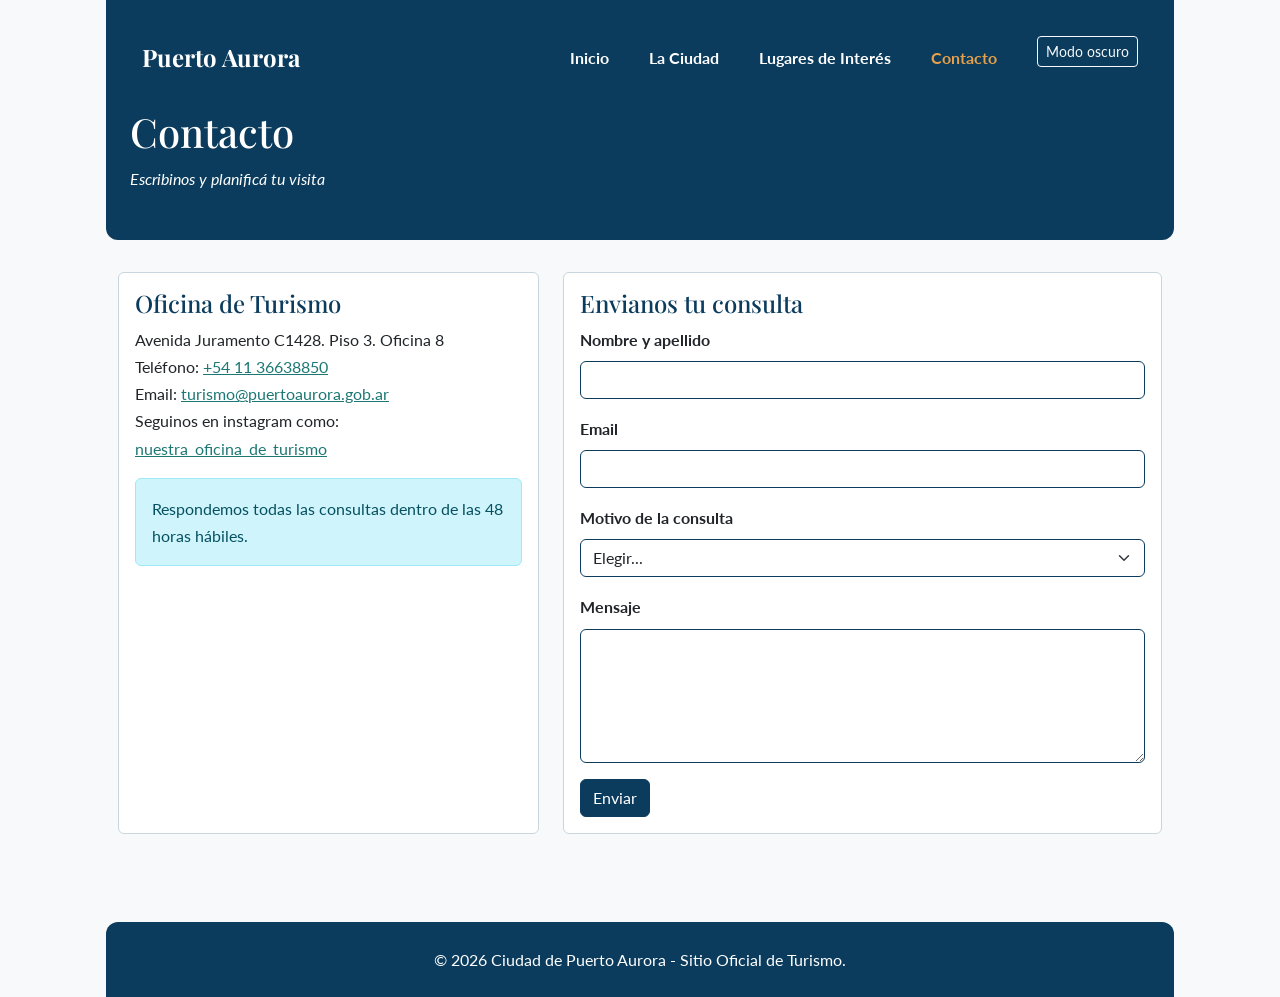
<file: contacto.html>
<!DOCTYPE html>   
<html lang="es">   
<head>   
    <meta charset="UTF-8">  
    <meta name="viewport" content="width=device-width, initial-scale=1.0">   
    <link rel="preconnect" href="https://fonts.gstatic.com" crossorigin>   <!-- acelera la descarga de las fuentes -->
    <link href="https://fonts.googleapis.com/css2?family=Lato:wght@400;700&family=Playfair+Display:wght@600;700&display=swap" rel="stylesheet">   <!-- carga las fuentes Lato y Playfair Display -->
    <!-- Bootstrap CSS: antes del CSS propio -->
    <link href="https://cdn.jsdelivr.net/npm/bootstrap@5.3.3/dist/css/bootstrap.min.css" rel="stylesheet">   <!-- carga los estilos de Bootstrap -->
    <!-- CSS propio del sitio -->
    <link rel="stylesheet" href="estilos.css">   
    <title>Contacto - Puerto Aurora</title>   
</head>
<body>  

    <header>   <!-- (menú y título) -->
        <nav class="navbar navbar-expand-lg navbar-dark bg-dark">   
            <div class="container-fluid">  
                <a class="navbar-brand" href="index.html">Puerto Aurora</a>  
                <button class="navbar-toggler" type="button" data-bs-toggle="collapse"
                        data-bs-target="#menuPrincipal" aria-controls="menuPrincipal"
                        aria-expanded="false" aria-label="Abrir menú de navegación">   <!-- botón  que abre/cierra el menú  -->
                    <span class="navbar-toggler-icon"></span>   <!-- ícono de las tres rayitas -->
                </button>
                <div class="collapse navbar-collapse" id="menuPrincipal">   <!-- parte del menú que se oculta en pantallas chicas -->
                    <ul class="navbar-nav ms-auto">   
                        <li class="nav-item"><a class="nav-link" href="index.html">Inicio</a></li>   
                        <li class="nav-item"><a class="nav-link" href="ciudad.html">La Ciudad</a></li>  
                        <li class="nav-item"><a class="nav-link" href="lugares.html">Lugares de Interés</a></li>  
                        <li class="nav-item"><a class="nav-link active" aria-current="page" href="contacto.html">Contacto</a></li>   
                        <li class="nav-item ms-lg-2"><button id="btn-modo" class="btn btn-outline-light btn-sm" type="button" aria-pressed="false">🌙 Modo oscuro</button></li>  
                    </ul>
                </div>
            </div>
        </nav>

        <div class="banner-titulo">   <!-- bloque con el título y el eslogan -->
            <h1>Contacto</h1>   <!-- título principal de la página -->
            <p>Escribinos y planificá tu visita</p>   
        </div>
    </header>

    <main>   <!-- contenido principal de la página -->

        <div class="container">   <!-- contenedor centrado de Bootstrap -->
            <div class="row g-4">   <!--  separación entre columnas -->

                <section id="datos-contacto" class="col-12 col-lg-5">   <!--  columnas en pantalla grande -->
                    <div class="card h-100">   <!-- ocupa todo el alto disponible -->
                        <div class="card-body contacto-datos">   
                            <h2 class="card-title h4">Oficina de Turismo</h2>   
                            <address>   <!--  (el navegador lo pone en cursiva; tu CSS lo quita) -->
                                Avenida Juramento C1428. Piso 3. Oficina 8<br>   
                                Teléfono: <a href="tel:+541136638850">+54 11 36638850</a><br>   <!-- href=tel: permite llamar al tocar el número -->
                                Email: <a href="mailto:turismo@puertoaurora.gob.ar">turismo@puertoaurora.gob.ar</a>   <!-- href=mailto: abre el programa de correo -->
                                 <p><!-- target=_blank abre en pestaña nueva-->Seguinos en instagram como: <a href="https://www.instagram.com/turismoya_/" target="_blank" rel="noopener noreferrer">nuestra_oficina_de_turismo</a></p>
                            </address>
                            <div class="alert alert-info mt-3 mb-0" role="alert">   <!-- aviso azul de Bootstrap alert lo anuncia a lectores de pantalla -->
                                Respondemos todas las consultas dentro de las 48 horas hábiles.
                            </div>
                        </div>
                    </div>
                </section>

                <section id="formulario" class="col-12 col-lg-7">  
                    <div class="card h-100">
                        <div class="card-body">   
                            <h2 class="card-title h4">Envianos tu consulta</h2>   

                            <div id="mensaje-form" class="alert d-none" role="alert" aria-live="polite"></div>  

                            <form id="form-contacto" action="#" method="post" novalidate>   <!-- formulario; no envía a ningún lado -->
                                <div class="mb-3">   
                                    <label for="nombre" class="form-label">Nombre y apellido</label>  
                                    <input type="text" class="form-control" id="nombre" name="nombre" required>   <!-- campo de texto de una línea; required: obligatorio -->
                                </div>

                                <div class="mb-3">
                                    <label for="email" class="form-label">Email</label>
                                    <input type="email" class="form-control" id="email" name="email" required>   <!--pide formato de correo -->
                                </div>

                                <div class="mb-3">
                                    <label for="motivo" class="form-label">Motivo de la consulta</label>
                                    <select class="form-select" id="motivo" name="motivo">   <!-- lista desplegable -->
                                        <option value="">Elegir...</option>   <!--  opción de la lista -->
                                        <option value="informacion">Información turística</option>
                                        <option value="eventos">Eventos y festivales</option>
                                        <option value="otro">Otro</option>
                                    </select>
                                </div>

                                <div class="mb-3">
                                    <label for="mensaje" class="form-label">Mensaje</label>
                                    <textarea class="form-control" id="mensaje" name="mensaje" rows="5" required></textarea>   <!-- campo de texto largo -->
                                </div>

                                <button type="submit" class="btn btn-primary">Enviar</button>   <!-- botón que envía el formulario -->
                            </form>
                        </div>
                    </div>
                </section>

            </div>
        </div>
    </main>

    <footer>   <!-- pie de página -->
        <p>&copy; 2026 Ciudad de Puerto Aurora - Sitio Oficial de Turismo.</p>   <!-- &copy; muestra el símbolo © -->
    </footer>

    <script src="https://cdn.jsdelivr.net/npm/bootstrap@5.3.3/dist/js/bootstrap.bundle.min.js"></script>   
    
    <!-- JS propio del sitio -->
    <script src="main.js"></script>   <!-- carga tu JS (modo oscuro y formulario) -->
</body>
</html>
</file>
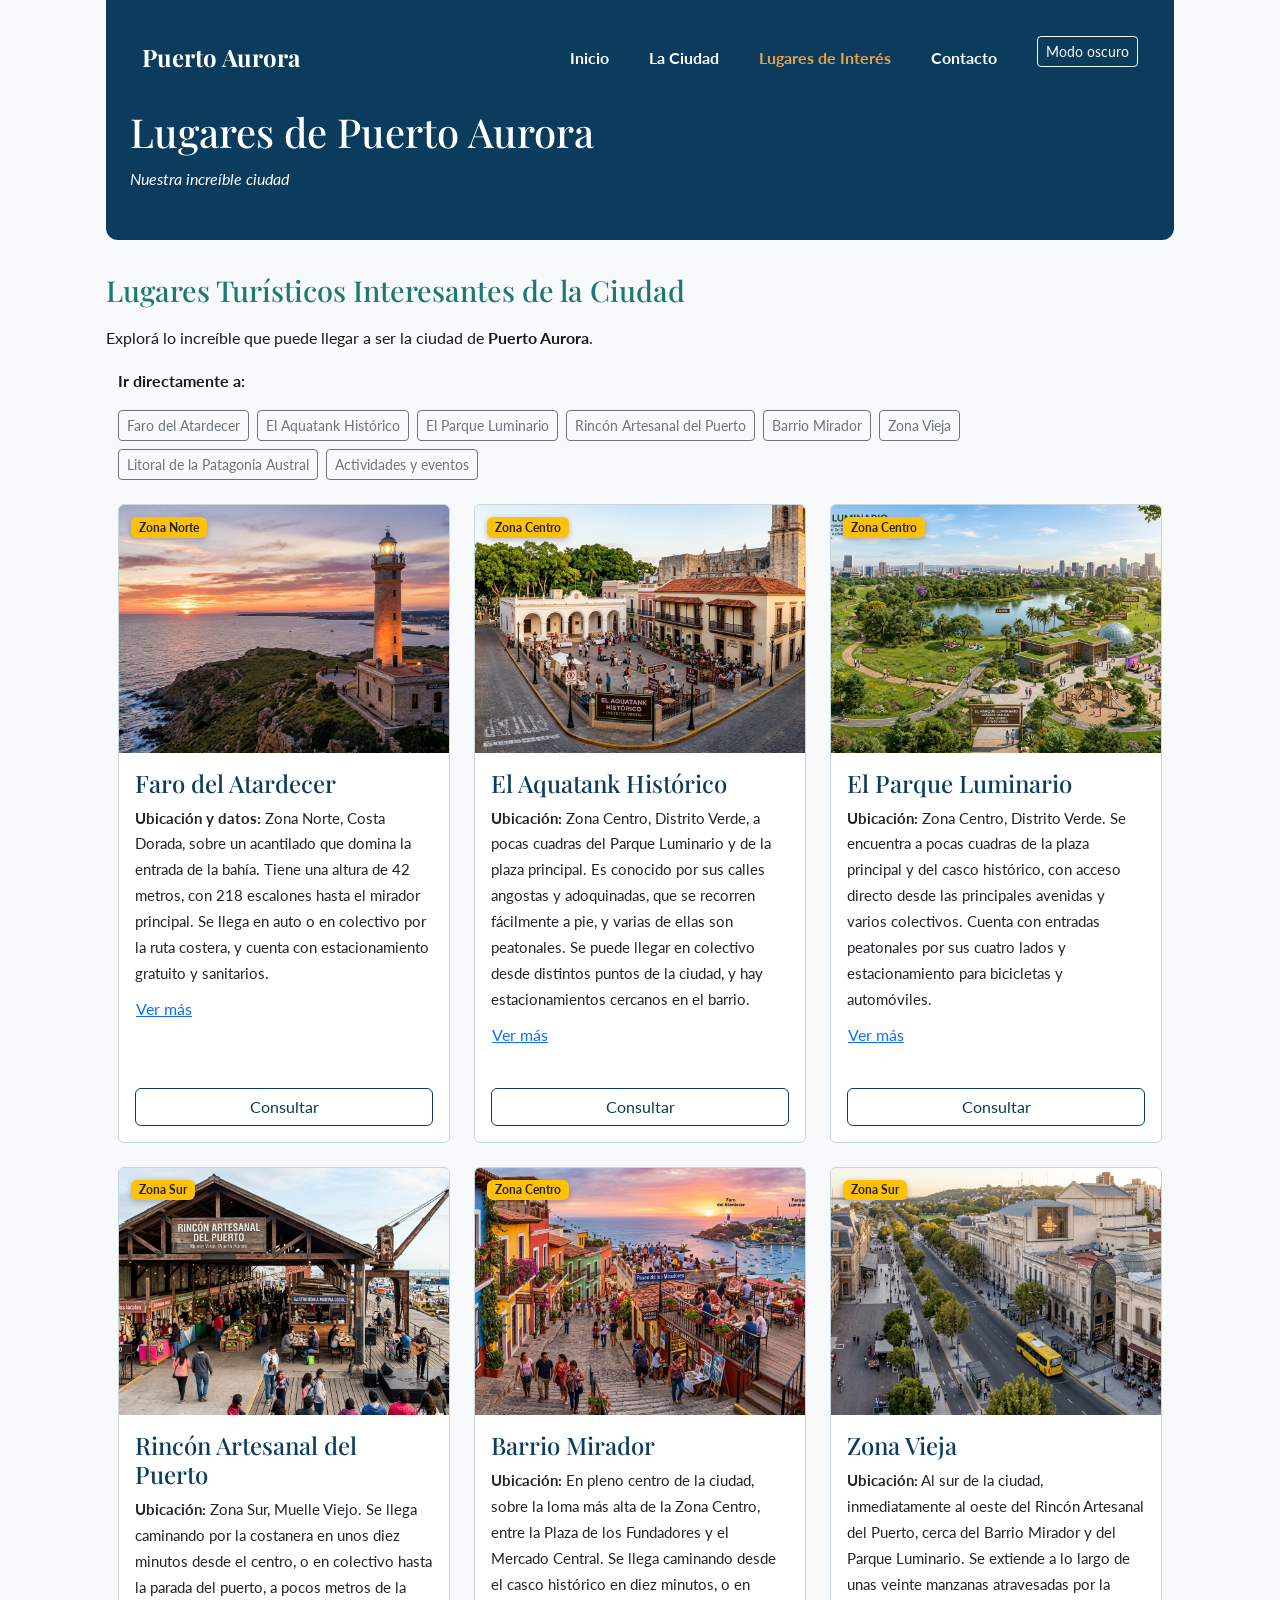
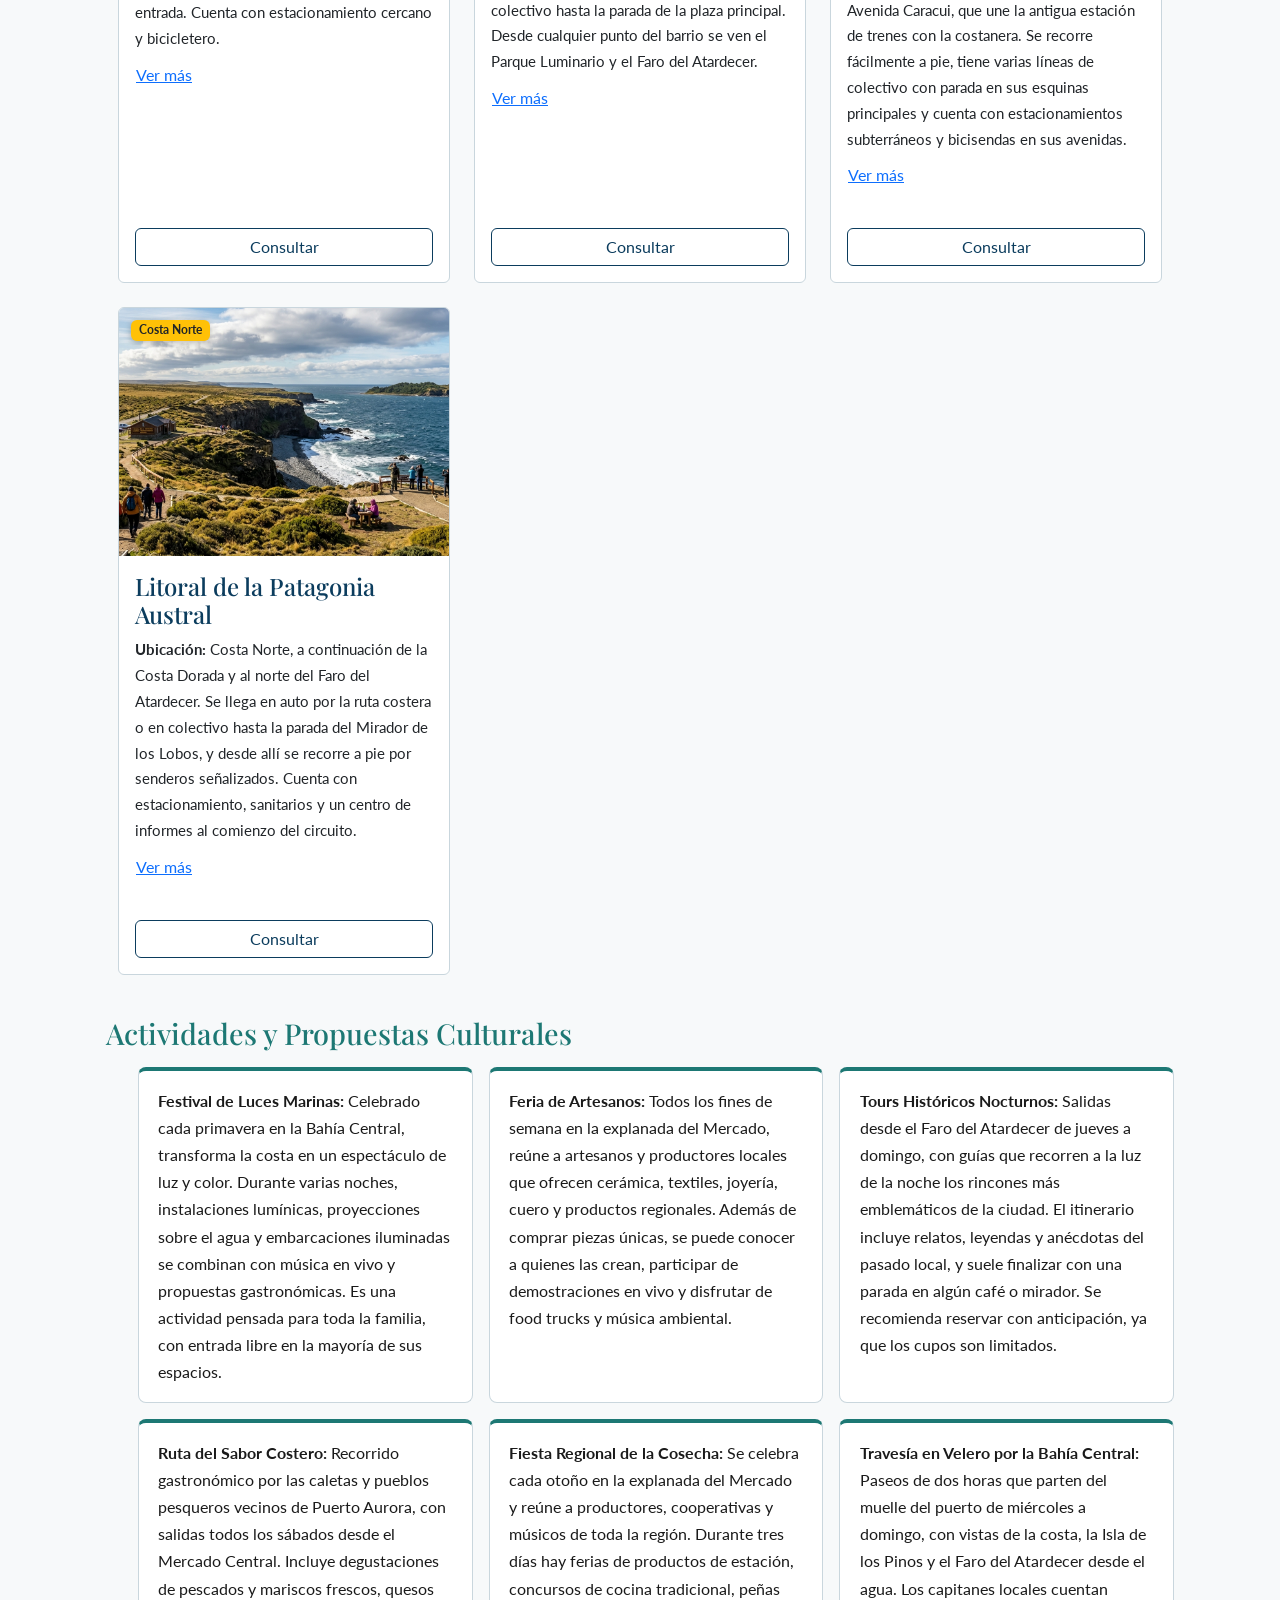
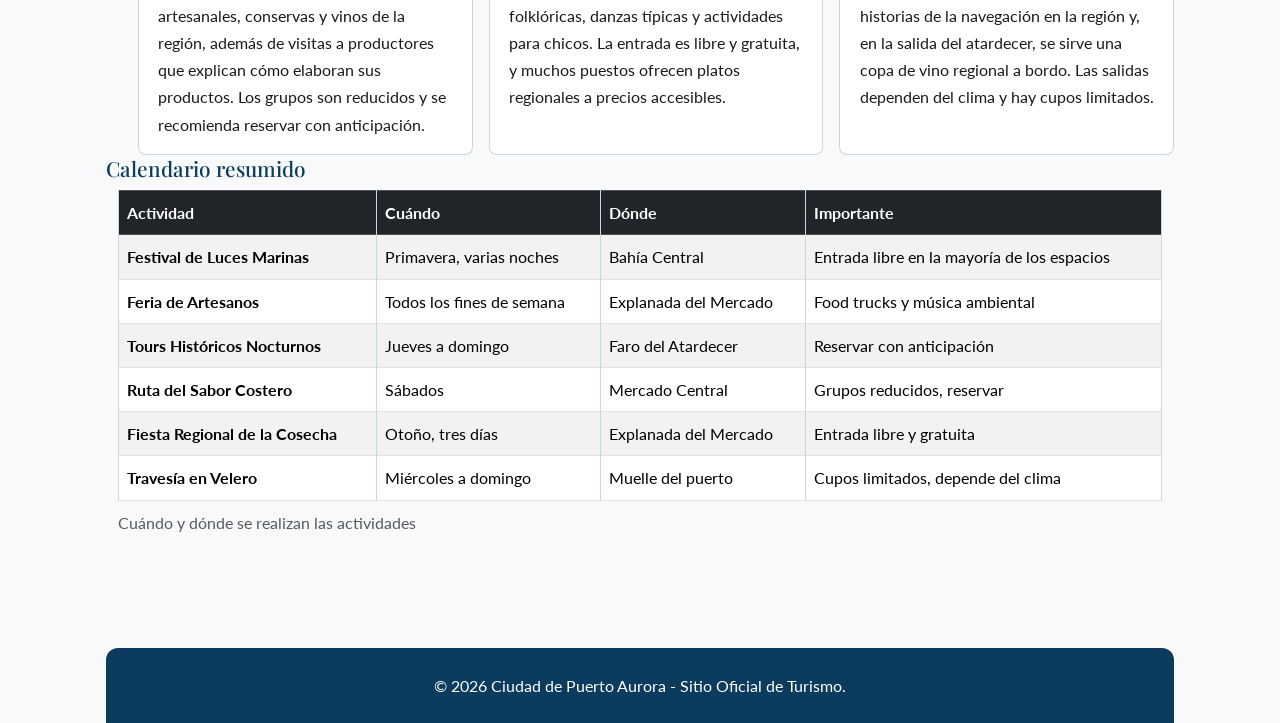
<file: lugares.html>
<!DOCTYPE html>  
<html lang="es"> 
<head> 
    <meta charset="UTF-8">  
    <meta name="viewport" content="width=device-width, initial-scale=1.0">   <!-- hace que la página se adapte -->
    <meta name="description" content="Lugares de interés, actividades y propuestas culturales de Puerto Aurora.">   <!-- descripción que muestran los buscadores -->
    <link href="https://fonts.googleapis.com/css2?family=Lato:wght@400;700&family=Playfair+Display:wght@600;700&display=swap" rel="stylesheet">   <!-- carga las fuentes Lato y Playfair Display -->
    <!-- Bootstrap CSS: antes del CSS propio -->
    <link href="https://cdn.jsdelivr.net/npm/bootstrap@5.3.3/dist/css/bootstrap.min.css" rel="stylesheet">   <!-- carga los estilos de Bootstrap -->
    <!-- CSS propio del sitio -->
    <link rel="stylesheet" href="estilos.css">  
    <title>Lugares de Interés - Puerto Aurora</title>   
</head>
<body>   

    <header>   <!--  (menú y título) -->
        <nav class="navbar navbar-expand-lg navbar-dark bg-dark">   <!-- barra de navegación de Bootstrap -->
            <div class="container-fluid">   <!-- contenedor que ocupa todo el ancho -->
                <a class="navbar-brand" href="index.html">Puerto Aurora</a>   <!-- nombre del sitio; enlaza al inicio -->
                <button class="navbar-toggler" type="button" data-bs-toggle="collapse"
                        data-bs-target="#menuPrincipal" aria-controls="menuPrincipal"
                        aria-expanded="false" aria-label="Abrir menú de navegación">   <!-- botón  que abre/cierra el menú -->
                    <span class="navbar-toggler-icon"></span>   <!-- ícono de las tres rayitas -->
                </button>
                <div class="collapse navbar-collapse" id="menuPrincipal">   <!-- parte del menú que se oculta en pantallas chicas -->
                    <ul class="navbar-nav ms-auto">   <!-- lista de enlaces del menú -->
                        <li class="nav-item"><a class="nav-link" href="index.html">Inicio</a></li>   <!-- li = ítem del menú-->
                        <li class="nav-item"><a class="nav-link" href="ciudad.html">La Ciudad</a></li>  
                        <li class="nav-item"><a class="nav-link active" aria-current="page" href="lugares.html">Lugares de Interés</a></li>   <!-- página actual (activa la resalta) -->
                         <li class="nav-item"><a class="nav-link" href="contacto.html">Contacto</a></li>   
                        <li class="nav-item ms-lg-2"><button id="btn-modo" class="btn btn-outline-light btn-sm" type="button" aria-pressed="false">🌙 Modo oscuro</button></li>   <!-- botón para cambiar a modo oscuro -->
                    </ul>
                </div>
            </div>
        </nav>

        <div class="banner-titulo">  
            <h1>Lugares de Puerto Aurora</h1>   <!-- título principal de la página -->
            <p>Nuestra increíble ciudad</p>   
        </div>
    </header>

    <main>   <!-- contenido principal de la página -->
        <section id="lugares-destacados">   <!-- sección de lugares  -->
            <h2>Lugares Turísticos Interesantes de la Ciudad</h2>   
            <p>Explorá lo increíble que puede llegar a ser la ciudad de <strong>Puerto Aurora</strong>.</p>   

            <div class="container">   <!-- contenedor centrado de Bootstrap -->

              <nav aria-label="Lugares de interés" class="mb-4">   <!-- menú de atajos a cada lugar  -->
                <p><strong>Ir directamente a:</strong></p>   
                <div class="d-flex flex-wrap gap-2">    
                    <a class="btn btn-outline-secondary btn-sm" href="#faro">Faro del Atardecer</a>   <!-- enlace con forma de botón con borde ;  -->
                    <a class="btn btn-outline-secondary btn-sm" href="#aquatank">El Aquatank Histórico</a>
                    <a class="btn btn-outline-secondary btn-sm" href="#parque">El Parque Luminario</a>
                    <a class="btn btn-outline-secondary btn-sm" href="#rincon">Rincón Artesanal del Puerto</a>
                    <a class="btn btn-outline-secondary btn-sm" href="#barrio-mirador">Barrio Mirador</a>
                    <a class="btn btn-outline-secondary btn-sm" href="#zona-vieja">Zona Vieja</a>
                    <a class="btn btn-outline-secondary btn-sm" href="#litoral">Litoral de la Patagonia Austral</a>
                    
                    <a class="btn btn-outline-secondary btn-sm" href="#actividades">Actividades y eventos</a>
                </div>
              </nav>

              <div class="row g-4">   

                <!-- FARO DEL ATARDECER -->
                <div class="col-12 col-md-6 col-lg-4">   
                    <article id="faro" class="card h-100 lugar-card" style="scroll-margin-top: 80px;">  
                        <div class="lugar-img">   <!-- contenedor de la imagen  -->
                            <img src="img/faro.jpg" alt="Vista del Faro del Atardecer sobre el acantilado" loading="lazy"> 
                            <span class="badge bg-warning text-dark">Zona Norte</span>   <!-- span = etiqueta amarilla con la zona -->
                        </div>
                        <div class="card-body d-flex flex-column">  
                            <h3 class="card-title h4">Faro del Atardecer</h3>   
                            <p><strong>Ubicación y datos:</strong> Zona Norte, Costa Dorada, sobre un acantilado que domina la entrada de la bahía. Tiene una altura de 42 metros, con 218 escalones hasta el mirador principal. Se llega en auto o en colectivo por la ruta costera, y cuenta con estacionamiento gratuito y sanitarios.</p>
                            <div class="collapse" id="mas-1">
                                <p><strong>Descripción:</strong> Construido en 1892, este icónico faro ofrece una vista panorámica impresionante del océano y de toda la costa de la ciudad. Al pie de la torre se conserva la antigua casa del farero, hoy convertida en centro de visitantes.</p>
                            <p><strong>¿Qué es lo que podés hacer en el "Faro del Atardecer"?</strong> Podés subir hasta el mirador principal y tomar fotografías panorámicas. La luz del faro se puede llegar a ver hasta 30 kilómetros mar adentro y gira una vuelta completa cada 12 segundos. También podés pasear por una sala con mapas antiguos, faroles y fotos del puerto, con una guía personalizada al anochecer, y sumarte a los tours históricos nocturnos que parten desde el faro.</p>
                            <p><strong>¿Por qué visitarlo?</strong> Es el lugar perfecto para presenciar <em>los mejores atardeceres de la región</em> y conocer la historia de la ciudad. A la hora del atardecer, la piedra clara se tiñe de naranja y, desde el mar, el faro parece una vela encendida. Además, los días de tormenta su luz se ve incluso desde el Parque Luminario, en el centro de la ciudad. Conviene llegar una hora antes de la puesta de sol para subir sin apuro.</p>
                            </div>
                            <button class="btn btn-link p-0 mb-3 align-self-start btn-ver-mas" type="button" data-bs-toggle="collapse" data-bs-target="#mas-1" aria-expanded="false" aria-controls="mas-1">Ver más</button>
                            <a href="contacto.html" class="btn btn-outline-primary mt-auto">Consultar</a>   <!-- botón que lleva a Contacto; -->
                        </div>
                    </article>
                </div>

                <!-- EL AQUATANK HISTÓRICO -->

                <div class="col-12 col-md-6 col-lg-4">
                    <article id="aquatank" class="card h-100 lugar-card" style="scroll-margin-top: 80px;">
                        <div class="lugar-img">
                            <img src="img/aquatank.jpg" alt="Calles adoquinadas y casas coloniales del Aquatank Histórico" loading="lazy">
                            <span class="badge bg-warning text-dark">Zona Centro</span>
                        </div>
                        <div class="card-body d-flex flex-column">
                            <h3 class="card-title h4">El Aquatank Histórico</h3>
                            <p><strong>Ubicación:</strong> Zona Centro, Distrito Verde, a pocas cuadras del Parque Luminario y de la plaza principal. Es conocido por sus calles angostas y adoquinadas, que se recorren fácilmente a pie, y varias de ellas son peatonales. Se puede llegar en colectivo desde distintos puntos de la ciudad, y hay estacionamientos cercanos en el barrio.</p>
                            <div class="collapse" id="mas-2">
                                <p><strong>Descripción:</strong> Es el barrio más antiguo de la ciudad. Conserva casas coloniales, iglesias, patios internos y edificios públicos de los siglos XVIII y XIX, muchos de ellos perfectamente restaurados. En su corazón se encuentra la Plaza de los Fundadores, rodeada por el antiguo cabildo, la catedral y varios museos.</p>
                            <p><strong>¿Qué podés hacer en "El Aquatank Histórico"?</strong> Recorrer sus calles con visitas guiadas a pie, conocer los museos y casas históricas, ver la arquitectura de sus fachadas y subir a las torres de la catedral para ver la ciudad desde arriba. También podés pasear por las ferias de artesanos, sentarte en los cafés y restaurantes de cocina regional, o asistir a espectáculos callejeros, muestras de arte y funciones nocturnas.</p>
                            <p><strong>¿Por qué visitarlo?</strong> Permite darte una vista muy similar a la de una ciudad histórica sin salir de la ciudad. Es ideal para quienes disfrutan de la historia, la fotografía y la buena gastronomía, y combina muy bien con una visita al Parque Luminario: por la mañana la naturaleza y por la tarde el legado histórico de la ciudad. Además, muchas de sus atracciones tienen entrada gratuita o de bajo costo.</p>
                            </div>
                            <button class="btn btn-link p-0 mb-3 align-self-start btn-ver-mas" type="button" data-bs-toggle="collapse" data-bs-target="#mas-2" aria-expanded="false" aria-controls="mas-2">Ver más</button>
                            <a href="contacto.html" class="btn btn-outline-primary mt-auto">Consultar</a>
                        </div>
                    </article>
                </div>

                <!-- EL PARQUE LUMINARIO -->

                <div class="col-12 col-md-6 col-lg-4">
                    <article id="parque" class="card h-100 lugar-card" style="scroll-margin-top: 80px;">
                        <div class="lugar-img">
                            <img src="img/parque.jpg" alt="El Parque Luminario, Puerto Aurora" loading="lazy">
                            <span class="badge bg-warning text-dark">Zona Centro</span>
                        </div>
                        <div class="card-body d-flex flex-column">
                            <h3 class="card-title h4">El Parque Luminario</h3>
                            <p><strong>Ubicación:</strong> Zona Centro, Distrito Verde. Se encuentra a pocas cuadras de la plaza principal y del casco histórico, con acceso directo desde las principales avenidas y varios colectivos. Cuenta con entradas peatonales por sus cuatro lados y estacionamiento para bicicletas y automóviles.</p>
                            <div class="collapse" id="mas-3">
                                <p><strong>Descripción:</strong> Una extensa reserva natural en el corazón de la ciudad, hogar de cientos de especies vegetales locales y traídas de otras regiones. Sus más de 50 hectáreas combinan bosques, lagunas, praderas y jardines temáticos, y son el hogar de aves, mariposas y pequeños mamíferos. Incluye un centro de interpretación ambiental que explica cómo nació el parque y qué especies lo habitan.</p>
                            <p><strong>¿Qué podés hacer en el "Parque Luminario"?</strong> Caminatas por senderos ecológicos, paseos en bicicleta, picnics al aire libre y visitas al invernadero tropical. También podés participar de recorridos guiados, talleres de jardinería y disfrutar de actividades culturales como conciertos y ferias de productores locales durante los fines de semana. Hay áreas de juegos para chicos y espacios para hacer ejercicio o correr.</p>
                            <p><strong>¿Por qué visitarlo?</strong> Ofrece una zona de tranquilidad y desconexión en medio de la ciudad, ideal para familias y amantes de la naturaleza. Es un lugar perfecto para escapar un poco del ruido sin salir de la ciudad, con entrada accesible y servicios como sanitarios y bares. Se adapta a cada estación del año, por lo que siempre hay una razón para volver.</p>
                            </div>
                            <button class="btn btn-link p-0 mb-3 align-self-start btn-ver-mas" type="button" data-bs-toggle="collapse" data-bs-target="#mas-3" aria-expanded="false" aria-controls="mas-3">Ver más</button>
                            <a href="contacto.html" class="btn btn-outline-primary mt-auto">Consultar</a>
                        </div>
                    </article>
                </div>

                <!-- RINCÓN ARTESANAL DEL PUERTO -->

                <div class="col-12 col-md-6 col-lg-4">
                    <article id="rincon" class="card h-100 lugar-card" style="scroll-margin-top: 80px;">
                        <div class="lugar-img">
                            <img src="img/rincon.jpg" alt="Rincón Artesanal del Puerto, Puerto Aurora" loading="lazy">
                            <span class="badge bg-warning text-dark">Zona Sur</span>
                        </div>
                        <div class="card-body d-flex flex-column">
                            <h3 class="card-title h4">Rincón Artesanal del Puerto</h3>
                            <p><strong>Ubicación:</strong> Zona Sur, Muelle Viejo. Se llega caminando por la costanera en unos diez minutos desde el centro, o en colectivo hasta la parada del puerto, a pocos metros de la entrada. Cuenta con estacionamiento cercano y bicicletero.</p>
                            <div class="collapse" id="mas-4">
                                <p><strong>Descripción:</strong> Un histórico almacén portuario remodelado como un centro gastronómico y artesanal vibrante. Conserva sus vigas de madera, sus grandes portones de hierro y las antiguas grúas de carga, que hoy conviven con puestos de comida, talleres de artesanos y un escenario para espectáculos.</p>
                            <p><strong>¿Qué podés hacer en el "Rincón Artesanal del Puerto"?</strong> Podés probar la gastronomía marina local, adquirir artesanías hechas a mano y presenciar shows de música en vivo. También podés participar de degustaciones y talleres de cocina, y recorrer los puestos de productores locales mientras mirás los barcos en el muelle.</p>
                            <p><strong>¿Por qué visitarlo?</strong> Es el punto de encuentro cultural donde se vive la auténtica tradición gastronómica de los habitantes de Puerto Aurora. Es un plan ideal para almorzar o cenar frente al puerto, y se disfruta tanto de día como de noche, especialmente los fines de semana.</p>
                            </div>
                            <button class="btn btn-link p-0 mb-3 align-self-start btn-ver-mas" type="button" data-bs-toggle="collapse" data-bs-target="#mas-4" aria-expanded="false" aria-controls="mas-4">Ver más</button>
                            <a href="contacto.html" class="btn btn-outline-primary mt-auto">Consultar</a>
                        </div>
                    </article>
                </div>

                <!-- BARRIO MIRADOR -->

                <div class="col-12 col-md-6 col-lg-4">
                    <article id="barrio-mirador" class="card h-100 lugar-card" style="scroll-margin-top: 80px;">
                        <div class="lugar-img">
                            <img src="img/barrio-mirador.jpg" alt="Casas de colores y terrazas del Barrio Mirador" loading="lazy">
                            <span class="badge bg-warning text-dark">Zona Centro</span>
                        </div>
                        <div class="card-body d-flex flex-column">
                            <h3 class="card-title h4">Barrio Mirador</h3>
                            <p><strong>Ubicación:</strong> En pleno centro de la ciudad, sobre la loma más alta de la Zona Centro, entre la Plaza de los Fundadores y el Mercado Central. Se llega caminando desde el casco histórico en diez minutos, o en colectivo hasta la parada de la plaza principal. Desde cualquier punto del barrio se ven el Parque Luminario y el Faro del Atardecer.</p>
                            <div class="collapse" id="mas-5">
                                <p><strong>Descripción:</strong> Es el barrio más vistoso y querido de la ciudad, y reúne en pocas cuadras lo mejor de cada esquina: vistas panorámicas, arquitectura tradicional, gastronomía y vida cultural. Sus calles escalonadas, con balcones llamativos y casas de colores, conducen al Paseo de los Miradores, una serie de terrazas con vistas a toda la zona. Aquí conviven galerías de arte, cafés de autor, restaurantes de cocina regional y pequeños hoteles.</p>
                            <p><strong>¿Qué podés hacer en el "Barrio Mirador"?</strong> Recorrer el Paseo de los Miradores, visitar galerías y talleres de artistas y probar la cocina local en terrazas con vista al mar. Al atardecer, muchos vecinos y visitantes se reúnen en el mirador principal para ver cómo la bahía se llena de luces, y durante el Festival de Luces Marinas es el mejor lugar para seguir el espectáculo desde las alturas. También hay ferias de diseño, música en vivo y recorridos fotográficos guiados.</p>
                            <p><strong>¿Por qué visitarlo?</strong> Porque resume todo lo que hace especial a la ciudad: historia, naturaleza y mar, todo a la vista y a pocos pasos. Es el punto de partida ideal para conocerla, el mejor lugar para una escapada romántica o una sesión de fotos, y un barrio que se disfruta en cualquier momento del día.</p>
                            </div>
                            <button class="btn btn-link p-0 mb-3 align-self-start btn-ver-mas" type="button" data-bs-toggle="collapse" data-bs-target="#mas-5" aria-expanded="false" aria-controls="mas-5">Ver más</button>
                            <a href="contacto.html" class="btn btn-outline-primary mt-auto">Consultar</a>
                        </div>
                    </article>
                </div>

                <!-- ZONA VIEJA -->

                <div class="col-12 col-md-6 col-lg-4">
                    <article id="zona-vieja" class="card h-100 lugar-card" style="scroll-margin-top: 80px;">
                        <div class="lugar-img">
                            <img src="img/zona-vieja.jpg" alt="Avenida Caracui y edificios históricos de la Zona Vieja" loading="lazy">
                            <span class="badge bg-warning text-dark">Zona Sur</span>
                        </div>
                        <div class="card-body d-flex flex-column">
                            <h3 class="card-title h4">Zona Vieja</h3>
                            <p><strong>Ubicación:</strong> Al sur de la ciudad, inmediatamente al oeste del Rincón Artesanal del Puerto, cerca del Barrio Mirador y del Parque Luminario. Se extiende a lo largo de unas veinte manzanas atravesadas por la Avenida Caracui, que une la antigua estación de trenes con la costanera. Se recorre fácilmente a pie, tiene varias líneas de colectivo con parada en sus esquinas principales y cuenta con estacionamientos subterráneos y bicisendas en sus avenidas.</p>
                            <div class="collapse" id="mas-6">
                                <p><strong>Descripción:</strong> Nació a fines del siglo XIX, cuando el Aquatank Histórico quedó chico para una ciudad que crecía sin parar con la llegada del ferrocarril, el puerto y miles de familias inmigrantes. Su trazado ordenado, de calles rectas y veredas amplias, contrasta con las callejuelas del Aquatank original y conserva la gran historia de la época: edificios de estilo francés, teatros centenarios, antiguos bancos convertidos en centros culturales, pasajes comerciales con techos de vidrio y cafés notables con más de cien años de historia. Cada esquina guarda una placa, una fachada o una leyenda que cuenta cómo se transformó la aldea colonial en la ciudad moderna.</p>
                            <p><strong>¿Qué podés hacer en la "Zona Vieja"?</strong> Recorrer la Avenida Caracui admirando sus edificios, visitar el Museo de la Inmigración, instalado en la vieja estación, y asistir a una función en el Teatro Municipal, con su sala y su gran araña de cristal. También podés pasear por los pasajes comerciales en busca de librerías y tiendas tradicionales, tomar un café en alguno de los bares históricos donde se reunían artistas y escritores, o sumarte a las caminatas guiadas que cuentan la historia de la ciudad a través de sus edificios. Los domingos hay una feria de antigüedades y coleccionistas, y en verano se organizan ciclos de cine y música al aire libre en la plaza del Ferrocarril.</p>
                            <p><strong>¿Por qué visitarlo?</strong> Porque es el lugar donde se ve cómo la ciudad pasó de pequeño poblado a ciudad moderna, y el complemento perfecto del Aquatank Histórico: allí se descubre su origen y aquí, su crecimiento y su época de esplendor. Es ideal para quienes disfrutan de la arquitectura, la vida de café, el teatro y las historias del pasado, y ofrece siempre algo para hacer, tanto de día como de noche. Además, su ubicación central permite conectarlo en una misma jornada con el Mercado Central, el Barrio Mirador y la Plaza de los Fundadores.</p>
                            </div>
                            <button class="btn btn-link p-0 mb-3 align-self-start btn-ver-mas" type="button" data-bs-toggle="collapse" data-bs-target="#mas-6" aria-expanded="false" aria-controls="mas-6">Ver más</button>
                            <a href="contacto.html" class="btn btn-outline-primary mt-auto">Consultar</a>
                        </div>
                    </article>
                </div>

                <!-- LITORAL DE LA PATAGONIA AUSTRAL -->

                <div class="col-12 col-md-6 col-lg-4">
                    <article id="litoral" class="card h-100 lugar-card" style="scroll-margin-top: 80px;">
                        <div class="lugar-img">
                            <img src="img/litoral.jpg" alt="Acantilados y costa del Litoral de la Patagonia Austral" loading="lazy">
                            <span class="badge bg-warning text-dark">Costa Norte</span>
                        </div>
                        <div class="card-body d-flex flex-column">
                            <h3 class="card-title h4">Litoral de la Patagonia Austral</h3>
                            <p><strong>Ubicación:</strong> Costa Norte, a continuación de la Costa Dorada y al norte del Faro del Atardecer. Se llega en auto por la ruta costera o en colectivo hasta la parada del Mirador de los Lobos, y desde allí se recorre a pie por senderos señalizados. Cuenta con estacionamiento, sanitarios y un centro de informes al comienzo del circuito.</p>
                            <div class="collapse" id="mas-7">
                                <p><strong>Descripción:</strong> Es el tramo de costa salvaje que define la identidad austral de Puerto Aurora, donde el Atlántico Sur golpea contra acantilados, playas de canto rodado y extensas estepas que llegan hasta el borde del mar. Los vientos, las mareas y la luz cambiante del sur hacen que el paisaje se vea distinto en cada hora del día. Sus miradores permiten observar la costa completa y la Isla de los Pinos a lo lejos.</p>
                            <p><strong>¿Qué podés hacer en el "Litoral de la Patagonia Austral"?</strong> Caminar por los senderos costeros, hacer avistajes guiados de lobos marinos, aves y otra fauna marina desde los miradores, y sacar fotografías de los acantilados y las playas. También podés sumarte a excursiones de interpretación de la naturaleza, hacer picnics en las zonas habilitadas y recorrer el circuito en bicicleta durante la temporada templada.</p>
                            <p><strong>¿Por qué visitarlo?</strong> Porque es el lugar donde se siente con más fuerza la naturaleza de la Patagonia: viento, mar abierto y animales en su ambiente natural, a pocos minutos de la ciudad. Es ideal para quienes buscan paisajes impresionantes y tranquilidad. Conviene llevar abrigo, calzado cómodo y respetar la distancia con los animales.</p>
                            </div>
                            <button class="btn btn-link p-0 mb-3 align-self-start btn-ver-mas" type="button" data-bs-toggle="collapse" data-bs-target="#mas-7" aria-expanded="false" aria-controls="mas-7">Ver más</button>
                            <a href="contacto.html" class="btn btn-outline-primary mt-auto">Consultar</a>
                        </div>
                    </article>
                </div>

              </div>
            </div>
        </section>

     
        
        <section id="actividades">   <!-- sección de actividades -->
            <h2>Actividades y Propuestas Culturales</h2>   
            <ul class="actividades">   
                <li><strong>Festival de Luces Marinas:</strong> Celebrado cada primavera en la Bahía Central, transforma la costa en un espectáculo de luz y color. Durante varias noches, instalaciones lumínicas, proyecciones sobre el agua y embarcaciones iluminadas se combinan con música en vivo y propuestas gastronómicas. Es una actividad pensada para toda la familia, con entrada libre en la mayoría de sus espacios.</li>
                <li><strong>Feria de Artesanos:</strong> Todos los fines de semana en la explanada del Mercado, reúne a artesanos y productores locales que ofrecen cerámica, textiles, joyería, cuero y productos regionales. Además de comprar piezas únicas, se puede conocer a quienes las crean, participar de demostraciones en vivo y disfrutar de food trucks y música ambiental.</li>
                <li><strong>Tours Históricos Nocturnos:</strong> Salidas desde el Faro del Atardecer de jueves a domingo, con guías que recorren a la luz de la noche los rincones más emblemáticos de la ciudad. El itinerario incluye relatos, leyendas y anécdotas del pasado local, y suele finalizar con una parada en algún café o mirador. Se recomienda reservar con anticipación, ya que los cupos son limitados.</li>
                <li><strong>Ruta del Sabor Costero:</strong> Recorrido gastronómico por las caletas y pueblos pesqueros vecinos de Puerto Aurora, con salidas todos los sábados desde el Mercado Central. Incluye degustaciones de pescados y mariscos frescos, quesos artesanales, conservas y vinos de la región, además de visitas a productores que explican cómo elaboran sus productos. Los grupos son reducidos y se recomienda reservar con anticipación.</li>
                <li><strong>Fiesta Regional de la Cosecha:</strong> Se celebra cada otoño en la explanada del Mercado y reúne a productores, cooperativas y músicos de toda la región. Durante tres días hay ferias de productos de estación, concursos de cocina tradicional, peñas folklóricas, danzas típicas y actividades para chicos. La entrada es libre y gratuita, y muchos puestos ofrecen platos regionales a precios accesibles.</li>
                <li><strong>Travesía en Velero por la Bahía Central:</strong> Paseos de dos horas que parten del muelle del puerto de miércoles a domingo, con vistas de la costa, la Isla de los Pinos y el Faro del Atardecer desde el agua. Los capitanes locales cuentan historias de la navegación en la región y, en la salida del atardecer, se sirve una copa de vino regional a bordo. Las salidas dependen del clima y hay cupos limitados.</li>
            </ul>

            <h3>Calendario resumido</h3>   <!-- título de tercer nivel -->
            <div class="container">   <!-- contenedor centrado -->
                <div class="table-responsive">   
                    <table class="table table-striped table-bordered align-middle">   <!--  centrado vertical -->
                        <caption>Cuándo y dónde se realizan las actividades</caption>   
                        <thead class="table-dark">   
                            <tr> 
                                <th scope="col">Actividad</th>  
                                <th scope="col">Cuándo</th>
                                <th scope="col">Dónde</th>
                                <th scope="col">Importante</th>
                            </tr>
                        </thead>
                        <tbody>   <!-- cuerpo de la tabla -->
                            <tr><th scope="row">Festival de Luces Marinas</th><td>Primavera, varias noches</td><td>Bahía Central</td><td>Entrada libre en la mayoría de los espacios</td></tr>
                            <tr><th scope="row">Feria de Artesanos</th><td>Todos los fines de semana</td><td>Explanada del Mercado</td><td>Food trucks y música ambiental</td></tr>
                            <tr><th scope="row">Tours Históricos Nocturnos</th><td>Jueves a domingo</td><td>Faro del Atardecer</td><td>Reservar con anticipación</td></tr>
                            <tr><th scope="row">Ruta del Sabor Costero</th><td>Sábados</td><td>Mercado Central</td><td>Grupos reducidos, reservar</td></tr>
                            <tr><th scope="row">Fiesta Regional de la Cosecha</th><td>Otoño, tres días</td><td>Explanada del Mercado</td><td>Entrada libre y gratuita</td></tr>
                            <tr><th scope="row">Travesía en Velero</th><td>Miércoles a domingo</td><td>Muelle del puerto</td><td>Cupos limitados, depende del clima</td></tr>
                        </tbody>
                    </table>
                </div>
            </div>
        </section>
    </main>

    <footer>   <!-- pie de página -->
        <p>&copy; 2026 Ciudad de Puerto Aurora - Sitio Oficial de Turismo.</p>  
    </footer>

    
    <script src="https://cdn.jsdelivr.net/npm/bootstrap@5.3.3/dist/js/bootstrap.bundle.min.js"></script>   <!-- carga el JS de Bootstrap (menú desplegable) -->
    <!-- JS propio del sitio -->
    <script src="main.js"></script>   <!-- carga tu JS (modo oscuro) -->
</body>
</html>
</file>
<file: estilos.css>
/*   Variables   */
:root {   /* aquí se guardan las variables*/
    --color-primario: #0B3C5D;     
    --color-secundario: #1D7874;   
    --color-acento: #E7A14B;       
    --color-fondo: #F7F9FA;
    --color-texto: #1A1A1A;
    --color-borde: #C9D6DD;
    --color-tarjeta: #FFFFFF;
    --fuente-titulos: "Playfair Display", Georgia, serif;
    --fuente-texto: "Lato", Arial, sans-serif;
}

/*   Reset   */
* {   /*todos los elementos de la página*/
    box-sizing: border-box;
    margin: 0;
    padding: 0;
}


body {   /*todo el contenido visible de la página*/
    font-family: var(--fuente-texto);      
    font-size: 16px;                                    /*tamaño base del texto*/
    line-height: 1.7;                                   /*espacio entre renglones*/
    color: var(--color-texto);
    background-color: var(--color-fondo);
    max-width: 1100px;                      /*para que no se estire en pantallas grandes.*/
    margin: 0 auto;                       
    padding: 0 1rem;                       
}

p {  
    margin-bottom: 1rem;                    /*Los párrafos tienen 1rem (16px) de separación hacia abajo*/
}

ul, ol {   
    
    margin: 0 0 1rem 1.5rem;
}

li {   

    margin-bottom: 0.4rem;   
}

img {   /*imágenes*/
    max-width: 100%;    /*la imagen nunca se sale de su contenedor*/
    height: auto;       /*mantiene la proporción al reducirse*/
    display: block;    
    margin: 1rem 0;     
    border-radius: 8px; /*esquinas redondeadas*/
} 

/*   Títulos   */
h1, h2, h3 {   
    font-family: var(--fuente-titulos);
    line-height: 1.25;
}

h1 {   /*título principal*/
    font-size: 2.5rem;
    color: var(--color-primario);
}

h2 {   /*subtítulo de sección*/
    font-size: 1.8rem;
    color: var(--color-secundario);
    margin-bottom: 1rem;  
}

h3 {   /*título de tercer nivel*/
    font-size: 1.3rem;   /*(≈21px)*/
    color: var(--color-primario);
    margin-bottom: 0.6rem;
}

/*   Enlaces generales */
a {   
    color: var(--color-secundario);
}

a:hover {   /*enlace al pasar el mouse por encima*/
    color: var(--color-primario);
    text-decoration: none;  /*quita el subrayado*/
}

/*   Header  */
header {   /*encabezado de la página*/
    background-color: var(--color-primario);
    color: white;                           
    padding: 2rem 1.5rem;                            
    border-radius: 0 0 12px 12px;                    /*solo se redondean las esquinas de abajo, y las de arriba quedan rectas*/
}

header h1 {   /*el h1 que está dentro del header*/
    color: white;
    margin-bottom: 0.5rem;            
}

header p {   /*los párrafos dentro del header*/
    margin-bottom: 1rem;             
    font-style: italic;                 /*va en cursiva*/
}

/*  Navegación principal (header)   */

header nav ul {  
    display: flex;              /*pasan de apilarse verticalmente a ponerse en fila*/

    flex-wrap: wrap;            /*si no entran en una línea,bajan a la siguiente en vez de desbordar*/
    gap: 1.5rem;
    list-style: none;          
    margin: 0;
}

header nav li {   /*cada opción del menú*/
    margin-bottom: 0;
}

header nav a {   /*los enlaces del menú*/
    color: white;
    text-decoration: none;
    font-weight: bold;
    padding: 0.3rem 0;
    border-bottom: 2px solid transparent;
}

header nav a:hover {   /*enlace del menú al pasar el mouse*/
    color: var(--color-acento);
    border-bottom-color: var(--color-acento);
}

/*   Navegación interna de sección   */
.nav-seccion {  
    background-color: var(--color-tarjeta);
    border: 1px solid var(--color-borde);
    border-radius: 8px;
    padding: 1rem 1.5rem;
    margin-bottom: 1.5rem;
}

.nav-seccion ul {   /*la lista dentro de esa caja*/
    margin-bottom: 0;
}

/*   Contenido principal  */
main {  
    padding: 2rem 0;
}

main section {   /*secciones dentro del contenido principal*/
    margin-bottom: 2.5rem;
}

 
main section section {   
    background-color: var(--color-tarjeta);
    border: 1px solid var(--color-borde);
    border-radius: 8px;
    padding: 1.5rem;
    margin-bottom: 1.5rem;
}

article {   /*contenido independiente */
    margin-bottom: 1.5rem;
}

/* Tarjeta de lugar */
.lugar {   /* tarjeta de un lugar con borde lateral de color*/
    background-color: var(--color-tarjeta);
    border-left: 5px solid var(--color-secundario);
    border-radius: 8px;
    padding: 1.2rem 1.5rem;
    margin-bottom: 1.5rem;
}

/* Avisos al visitante  */
#avisos {   
    background-color: #FFF4E0;
    border-left: 5px solid var(--color-acento);
    border-radius: 8px;
    padding: 1.2rem 1.5rem;
}

/*   Tabla */
table {   
    width: 100%;
    border-collapse: collapse; 
    margin-bottom: 1.5rem;
}

th, td {   /*celda de encabezado y celda de dato */
    border: 1px solid var(--color-borde);
    padding: 0.7rem 1rem;
    text-align: left;
}

thead {   /*fila de encabezados de la tabla*/
    background-color: var(--color-primario);
    color: white;
}

tbody tr:nth-child(even) {   /*filas pares del cuerpo de la tabla */
    background-color: #E8EFF2;
}

/*  Formularios  */
form {  
    max-width: 600px;
}

label {   
    display: block;
    font-weight: bold;
    margin-bottom: 0.3rem;
}

input,     /*campo de una línea*/
textarea,  /*campo de texto largo*/
select {   /*lista desplegable*/
    width: 100%;
    padding: 0.6rem 0.8rem;
    margin-bottom: 1rem;
    border: 1px solid var(--color-primario);
    border-radius: 6px;
    font-family: var(--fuente-texto);
    font-size: 1rem;
}

input:focus,     /*cuando el campo está seleccionado (cursor dentro)*/
textarea:focus,
select:focus {
    outline: 2px solid var(--color-acento);
}

button {   /*botón*/
    background-color: var(--color-primario);
    color: white;
    padding: 0.7rem 1.5rem;
    border: none;
    border-radius: 6px;
    font-size: 1rem;
    cursor: pointer;   
}

button:hover {   /*botón al pasar el mouse*/
    background-color: var(--color-secundario);
}

/*  Footer   */
footer {   /*pie de página*/
    background-color: var(--color-primario);
    color: white;
    text-align: center;
    padding: 1.5rem;
    border-radius: 12px 12px 0 0;   /*solo se redondean las esquinas de arriba*/
    margin-top: 1rem;
}

footer p {   /*párrafos dentro del footer*/
    margin-bottom: 0;
}




/*   Bootstrap - personalizaciones: navbar   */
header .navbar.bg-dark {   /*barra de navegación de Bootstrap con fondo oscuro*/
    background-color: var(--color-primario) !important; 
    padding: 0;
}

header .navbar-brand {   /*nombre o logo de la barra*/
    font-family: var(--fuente-titulos);
    font-size: 1.5rem;
    border-bottom: 0;
}

header .navbar-nav {  
    gap: 0.25rem 1.5rem;   /*separación vertical y horizontal*/
}

header .navbar-nav .nav-link {   
    color: white;
    font-weight: bold;
    transition: color 0.2s ease;   
}

header .navbar-nav .nav-link:hover,    /*mouse encima*/
header .navbar-nav .nav-link:focus,    /*seleccionado con el teclado*/
header .navbar-nav .nav-link.active {  /*página actual*/
    color: var(--color-acento);
}

header .banner-titulo {   
    margin-top: 1.5rem;
}

/*   Bootstrap - personalizaciones: botones   */

.btn-primary {   /*botón principal de Bootstrap */
    --bs-btn-bg: var(--color-primario);
    --bs-btn-border-color: var(--color-primario);
    --bs-btn-hover-bg: var(--color-secundario);
    --bs-btn-hover-border-color: var(--color-secundario);
    --bs-btn-active-bg: var(--color-secundario);
    --bs-btn-active-border-color: var(--color-secundario);
    transition: background-color 0.2s ease;
}

.btn-outline-primary {   /*botón de Bootstrap solo con borde */
    --bs-btn-color: var(--color-primario);
    --bs-btn-border-color: var(--color-primario);
    --bs-btn-hover-bg: var(--color-primario);
    --bs-btn-hover-border-color: var(--color-primario);
    --bs-btn-active-bg: var(--color-primario);
    --bs-btn-active-border-color: var(--color-primario);
    transition: background-color 0.2s ease, color 0.2s ease;
}


.card {   /*tarjeta de Bootstrap*/
    border-color: var(--color-borde);
}

.card-title {   /*título dentro de una tarjeta*/
    color: var(--color-primario);
}

.form-control,   /*input/textarea de Bootstrap*/
.form-select {   /*desplegable de Bootstrap*/
    margin-bottom: 0;
    border-color: var(--color-primario);
}

.form-control:focus,   /*campos de Bootstrap seleccionados*/
.form-select:focus {
    border-color: var(--color-secundario);
    box-shadow: 0 0 0 0.2rem rgba(29, 120, 116, 0.25);  
}

#formulario form {   
    max-width: none;
}

/*   Posicionamiento   */

.lugar-img {   /*contenedor de la imagen de cada tarjeta de lugar*/
    position: relative;             
    aspect-ratio: 4 / 3;            
    overflow: hidden;               /* recorta el zoom del hover y respeta las esquinas */
    background-color: var(--color-borde); 
    border-radius: calc(0.375rem - 1px) calc(0.375rem - 1px) 0 0; 
}

.lugar-img img {   /*la imagen dentro de ese contenedor*/
    display: block;
    width: 100%;
    height: 100%;                   
    object-fit: cover;              /* recorta sin deformar */
    object-position: center;
    margin: 0;
    border-radius: 0;               
    transition: transform 0.4s ease;   /*el zoom se anima suavemente*/
}

.lugar-card:hover .lugar-img img {   /*al pasar el mouse por la tarjeta, la imagen se agranda*/
    transform: scale(1.05);
}

.lugar-img .badge {   /*etiqueta sobre la imagen*/
    position: absolute;             
    top: 0.75rem;
    left: 0.75rem;
    z-index: 1;                     /* siempre por encima de la imagen */
    box-shadow: 0 2px 6px rgba(0, 0, 0, 0.25);
}

/* Efecto al pasar el mouse sobre las cards de lugares */

.lugar-card {   /*tarjeta completa de un lugar*/
    transition: transform 0.2s ease, box-shadow 0.2s ease;
}

.lugar-card:hover {   /*tarjeta al pasar el mouse */
    transform: translateY(-4px);
    box-shadow: 0 0.5rem 1rem rgba(0, 0, 0, 0.15);
}

.lugar-card .card-body p {   /*texto de las tarjetas*/
    font-size: 0.95rem;
    margin-bottom: 0.6rem;
}

/*   Flexbox   */
/* Actividades: ítems en grilla flexible */
.actividades {   /*lista de actividades, en fila y bajan si no caben*/
    display: flex;
    flex-wrap: wrap;
    gap: 1rem;
    list-style: none;
    margin: 0;
}

.actividades li {   /*cada actividad */
    flex: 1 1 250px;
    background-color: var(--color-tarjeta);
    border: 1px solid var(--color-borde);
    border-top: 4px solid var(--color-secundario);
    border-radius: 8px;
    padding: 1rem 1.2rem;
    margin-bottom: 0;
}

/*   Contacto   */
.contacto-datos address {   /*datos de contacto*/
    font-style: normal;
    margin-bottom: 0;
}



  /* Estilos del modo oscuro */

body.oscuro {   /*body con la clase "oscuro"*/
    --color-fondo: #12191e;
    --color-texto: #f5f5f5;
    --color-tarjeta: #1e2a31;
    --color-borde: #34444d;
    --color-secundario: #5fc4be;
    background-color: var(--color-fondo);
    color: var(--color-texto);
}

body.oscuro h2,         /*subtítulos, títulos h3 y de tarjetas en verde claro*/
body.oscuro h3,
body.oscuro .card-title {
    color: #7fd1cc;
}

body.oscuro .card {   /* Bootstrap con fondo oscuro*/
    background-color: var(--color-tarjeta);
    color: var(--color-texto);
}

body.oscuro a:hover {   /*enlaces al pasar el mouse en modo oscuro*/
    color: var(--color-acento);
}

body.oscuro .btn-outline-primary {   /*botón con borde  al modo oscuro*/
    --bs-btn-color: #7fd1cc;
    --bs-btn-border-color: #7fd1cc;
    --bs-btn-hover-color: #12191e;
    --bs-btn-hover-bg: #7fd1cc;
    --bs-btn-hover-border-color: #7fd1cc;
}

body.oscuro .form-control,   /* formulario con fondo oscuro*/
body.oscuro .form-select {
    background-color: #12191e;
    color: var(--color-texto);
    border-color: var(--color-borde);
}

body.oscuro .actividades li,   /*texto claro en actividades y avisos*/
body.oscuro #avisos {
    color: var(--color-texto);
}

body.oscuro #avisos {   
    background-color: #2b2416;
}

/* Mensajes de validación del formulario */
.form-control.is-invalid,   /*clase que Bootstrap agrega a un campo con error*/
.form-select.is-invalid {
    border-color: #dc3545;
}
</file>
